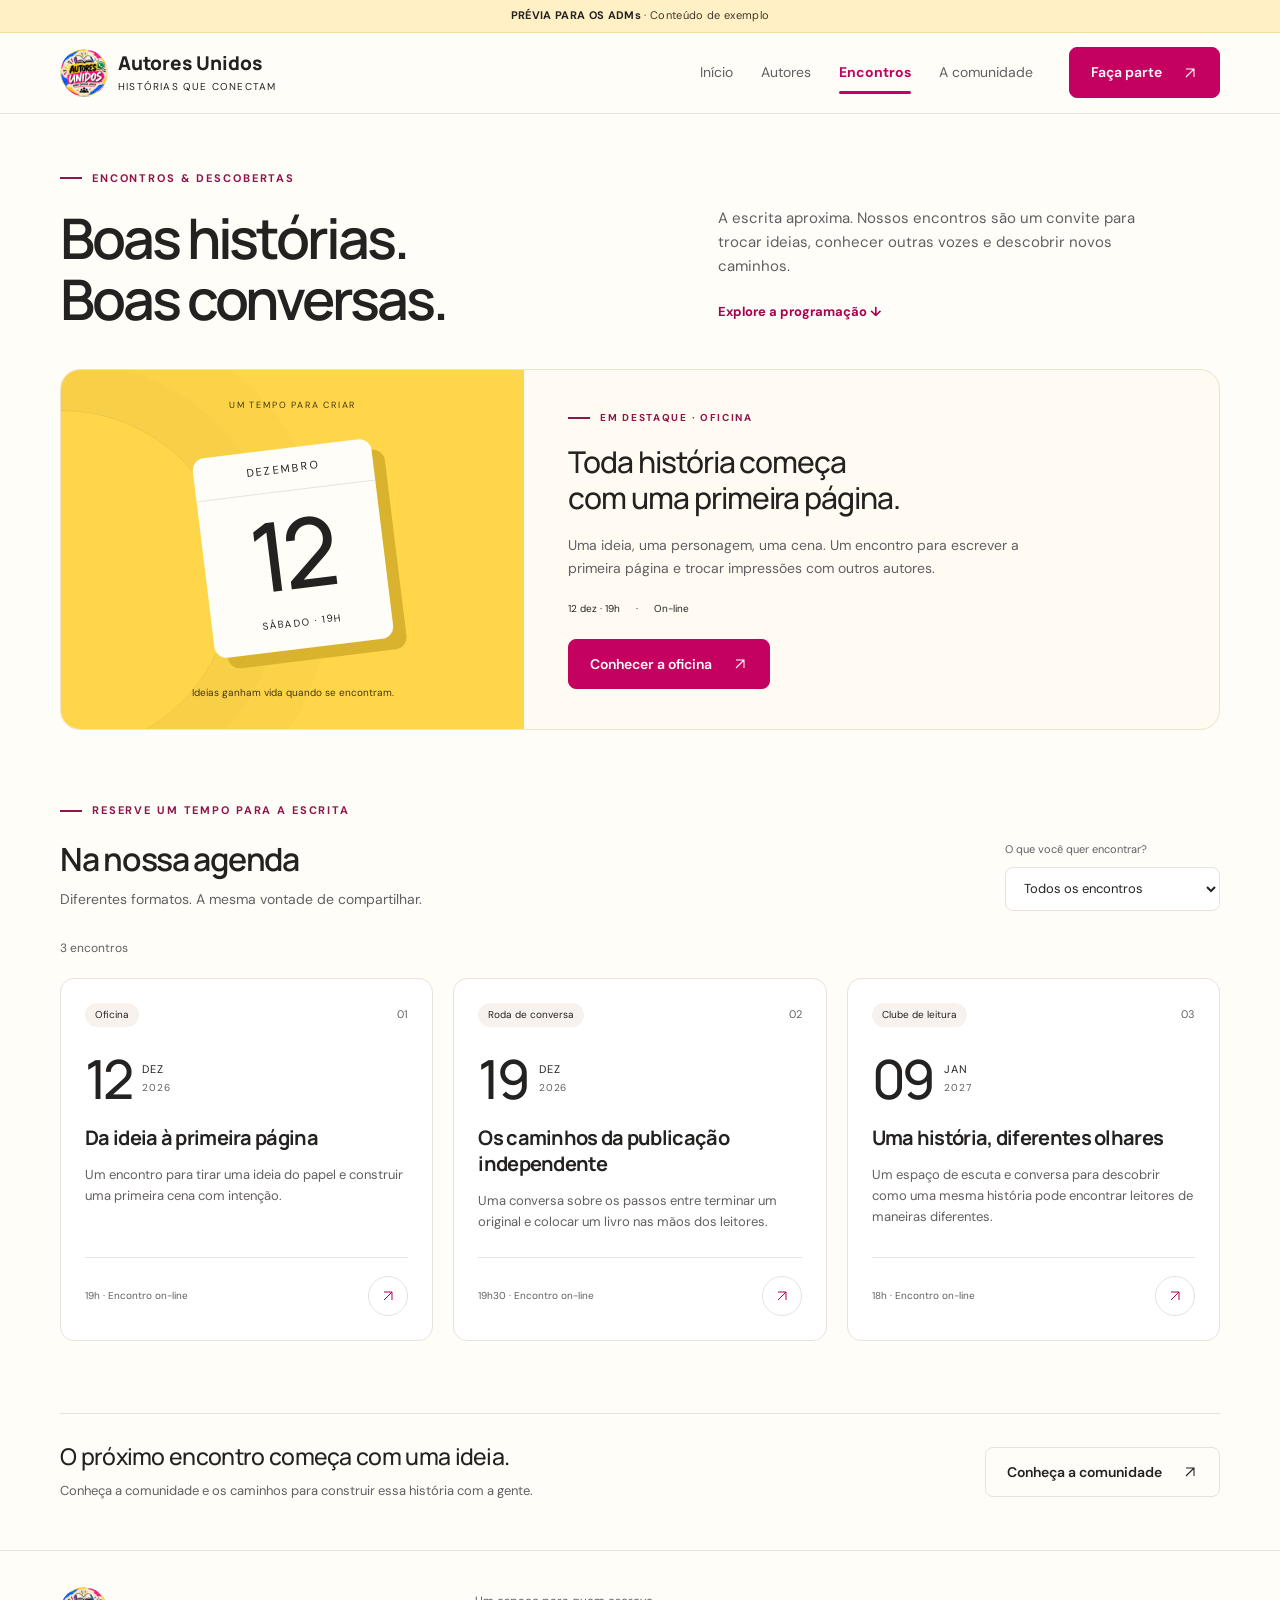
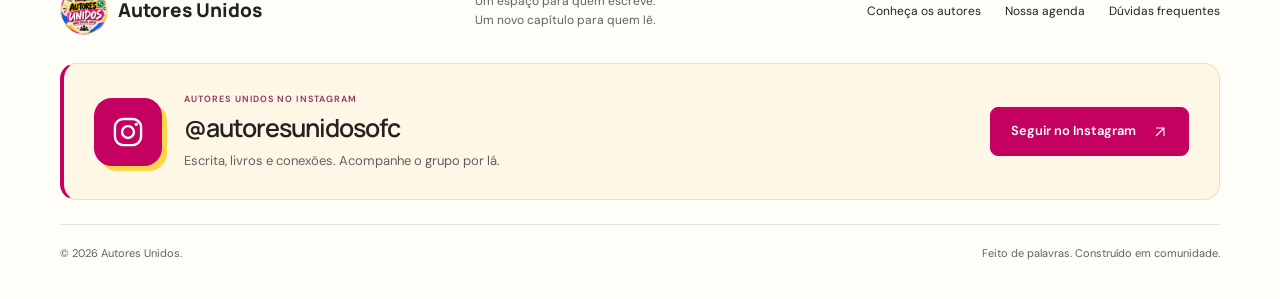
<file: encontros.html>
<!doctype html>
<html lang="pt-BR"><head><meta charset="utf-8"><meta name="viewport" content="width=device-width,initial-scale=1"><meta name="theme-color" content="#c40060"><meta name="description" content="Conheça a proposta do Autores Unidos: uma comunidade para descobrir escritores, compartilhar histórias e crescer juntos."><title>Nossa agenda · Autores Unidos</title><link rel="stylesheet" href="styles.css?v=20261111-buttons-v14"><script src="app.js?v=20261111-buttons-v14" defer></script></head><body data-page="events"><div data-header></div><main id="conteudo">
<div class="wrap"><section class="subpage-intro"><div><div class="eyebrow">Encontros & descobertas</div><h1>Boas histórias.<br>Boas conversas.</h1></div><div class="intro-aside"><p>A escrita aproxima. Nossos encontros são um convite para trocar ideias, conhecer outras vozes e descobrir novos caminhos.</p><a class="text-link" href="#agenda">Explore a programação <span aria-hidden="true">↓</span></a></div></section>
<section class="featured-event" aria-labelledby="featured-title"><div class="featured-visual" aria-hidden="true"><span class="visual-label">UM TEMPO PARA CRIAR</span><div class="calendar-art"><span>DEZEMBRO</span><strong>12</strong><small>SÁBADO · 19H</small></div><span class="visual-caption">Ideias ganham vida quando se encontram.</span></div><div class="featured-copy"><div class="eyebrow">Em destaque · Oficina</div><h2 id="featured-title">Toda história começa<br>com uma primeira página.</h2><p>Uma ideia, uma personagem, uma cena. Um encontro para escrever a primeira página e trocar impressões com outros autores.</p><div class="featured-meta"><span>12 dez · 19h</span><span>On-line</span></div><button class="button" data-event="oficina">Conhecer a oficina <span aria-hidden="true">↗</span></button></div></section>
<section class="section agenda-section" id="agenda" aria-labelledby="agenda-title"><div class="section-head"><div><div class="eyebrow">Reserve um tempo para a escrita</div><h2 id="agenda-title">Na nossa agenda</h2><p>Diferentes formatos. A mesma vontade de compartilhar.</p></div><div class="agenda-filter"><label for="event-type">O que você quer encontrar?</label><select id="event-type"><option value="">Todos os encontros</option><option>Oficina</option><option>Roda de conversa</option><option>Clube de leitura</option></select></div></div><p class="results" id="event-count" role="status">3 encontros</p><div class="meeting-grid" data-events="3"></div></section>
<section class="quiet-cta"><div><h2>O próximo encontro começa com uma ideia.</h2><p>Conheça a comunidade e os caminhos para construir essa história com a gente.</p></div><a class="button light" href="participar.html?v=14">Conheça a comunidade <span aria-hidden="true">↗</span></a></section></div></main><div data-footer></div></body></html>
</file>
<file: styles.css>
@import url('https://fonts.googleapis.com/css2?family=DM+Sans:wght@400;500;600;700&family=Manrope:wght@400;500;600;700;800&display=swap');
:root{--paper:#fffdf8;--white:#fff;--ink:#242221;--muted:#635e62;--accent:#a90050;--yellow:#ffd64a;--line:#e8e2df;--pink:#c40060;--soft:#f7f2ee;--radius:16px}*{box-sizing:border-box}body{margin:0;background:var(--paper);color:var(--ink);font-family:'DM Sans',sans-serif;line-height:1.6}h1,h2,h3,p{margin:0}h1,h2,h3,.brand{font-family:Manrope,sans-serif}a{color:inherit;text-decoration:none}button,input,select{font:inherit}button,a,input,select,summary{outline-offset:5px}button{cursor:pointer}button:focus-visible,a:focus-visible,input:focus-visible,select:focus-visible,summary:focus-visible{outline:3px solid var(--pink)}.wrap{width:min(1160px,calc(100% - 64px));margin:auto}.notice{background:var(--accent);color:white;text-align:center;padding:8px 16px;font-size:12px;letter-spacing:.03em}.notice b{color:var(--yellow)}header{border-bottom:1px solid var(--line);background:var(--paper);position:sticky;top:0;z-index:10}.nav{height:86px;display:flex;align-items:center;gap:36px}.brand{font-size:19px;font-weight:800;display:inline-flex;align-items:center;gap:10px;line-height:1.15}.brand svg{width:36px;height:36px;flex-shrink:0}.brand small{display:block;font:10px 'DM Sans',sans-serif;letter-spacing:.17em;margin-top:5px;text-transform:uppercase}.nav nav{display:flex;gap:28px;margin-left:auto;align-items:center}.nav nav a{font-size:14px;color:var(--muted)}.nav nav a[aria-current=page]{color:var(--accent);font-weight:700}.button{display:inline-flex;align-items:center;justify-content:center;gap:20px;background:var(--accent);color:#fff;border:1px solid var(--accent);border-radius:8px;padding:13px 21px;font-size:14px;font-weight:600;min-height:48px;transition:background .18s,transform .18s}.button:hover{background:#a30050;transform:translateY(-2px)}.button.light{background:transparent;color:var(--ink);border-color:var(--line)}.button.light:hover{background:var(--soft)}.button.lime{background:var(--yellow);border-color:var(--yellow);color:var(--accent)}.menu{display:none;background:none;border:1px solid var(--line);border-radius:8px;padding:9px 13px;margin-left:auto}.eyebrow{font-size:11px;letter-spacing:.17em;text-transform:uppercase;font-weight:700;color:var(--accent);display:flex;align-items:center;gap:10px;margin-bottom:20px}.eyebrow:before{content:'';width:22px;height:2px;background:currentColor}h1{font-size:clamp(38px,5.3vw,66px);line-height:1.09;letter-spacing:-.055em;font-weight:600}h1 em{font-style:normal;color:var(--accent)}.hero{display:grid;grid-template-columns:1.05fr 1fr;gap:60px;align-items:center;padding:70px 0}.hero p{color:var(--muted);font-size:16px;max-width:440px;margin:24px 0 28px}.actions{display:flex;gap:12px;flex-wrap:wrap}.hero-foot{display:flex;align-items:center;gap:12px;margin-top:30px;font-size:12px;color:var(--muted)}.dots{display:flex;padding-left:5px}.dots i{width:28px;height:28px;display:grid;place-items:center;font-style:normal;background:var(--accent);color:#fff;border:2px solid var(--paper);border-radius:50%;margin-left:-5px;font-size:9px}.dots i:nth-child(2){background:var(--pink)}.dots i:nth-child(3){background:#a90050}.studio{background:#fff1c8;min-height:450px;border-radius:100px 16px 16px 16px;padding:36px 30px 22px;position:relative;display:flex;flex-direction:column;justify-content:space-between}.studio-top{display:flex;justify-content:flex-end;color:var(--accent);font-size:10px;text-transform:uppercase;letter-spacing:.16em}.book-scene{display:flex;align-items:center;justify-content:center;gap:12px;padding:40px 12px 28px;position:relative;border-bottom:12px solid #e9bd37}.book{aspect-ratio:2/3;width:140px;border-radius:2px 6px 6px 2px;box-shadow:inset 6px 0 0 #ffffff20,6px 10px 15px #17285620;display:flex;flex-direction:column;justify-content:space-between;padding:18px 14px;background:var(--accent);color:#f7f0d9;position:relative;overflow:hidden}.book small{font-size:7px;letter-spacing:.12em;text-transform:uppercase;position:relative;z-index:1}.book strong{font-family:Georgia,serif;font-weight:400;line-height:1.12;font-size:25px;position:relative;z-index:1}.book:after{content:'';width:130px;height:130px;border:1px solid #ffffff40;border-radius:50%;position:absolute;bottom:-25px;right:-40px;box-shadow:0 0 0 16px #ffffff0a,0 0 0 32px #ffffff0a}.book:nth-child(1){transform:rotate(-9deg) translateY(12px);background:#b45435}.book:nth-child(2){transform:translateY(-10px);z-index:1}.book:nth-child(3){transform:rotate(9deg) translateY(12px);background:#d5b56b;color:#352f23}.book-scene .book{width:30%;min-width:0}.studio-bottom{display:flex;align-items:center;justify-content:space-between;padding-top:24px;font-size:12px;color:var(--accent);gap:16px}.studio-bottom strong{font-family:Manrope;font-size:20px;font-weight:500;line-height:1.3}.studio-bottom span{width:48px;height:48px;border:1px solid #dec778;border-radius:50%;display:grid;place-items:center;font-size:24px;flex:none}.values{border-top:1px solid var(--line);border-bottom:1px solid var(--line);display:grid;grid-template-columns:repeat(3,1fr);padding:26px 0;gap:32px}.value{display:flex;gap:18px;align-items:flex-start}.value .number{font-size:12px;color:var(--pink);padding-top:3px}.value h2{font-size:16px;margin-bottom:5px}.value p{font-size:13px;color:var(--muted)}.section{padding:72px 0}.section-head{display:flex;align-items:flex-end;justify-content:space-between;gap:20px;margin-bottom:28px}.section-head h2{font-size:32px;font-weight:600;letter-spacing:-.04em;line-height:1.2}.section-head p{color:var(--muted);font-size:14px;margin-top:10px}.text-link{font-size:13px;color:var(--accent);font-weight:700;white-space:nowrap}.text-link:hover{text-decoration:underline}.authors{display:grid;grid-template-columns:repeat(4,1fr);gap:20px}.author{background:var(--white);border:1px solid var(--line);border-radius:var(--radius);overflow:hidden}.portrait{height:164px;background:var(--soft);display:flex;align-items:center;justify-content:center;position:relative;overflow:hidden}.portrait .monogram{width:90px;height:90px;border:1px solid currentColor;border-radius:50%;display:grid;place-items:center;font-family:Georgia,serif;font-size:35px}.portrait:after{content:'';position:absolute;width:220px;height:220px;border:1px solid currentColor;opacity:.13;border-radius:50%;top:65px;left:-80px}.portrait small{position:absolute;top:12px;left:14px;font-size:9px;letter-spacing:.1em;text-transform:uppercase}.author-body{padding:20px}.author h3{font-size:16px}.author p{font-size:12px;color:var(--muted);margin:6px 0 18px}.tag{border:1px solid var(--line);border-radius:20px;font-size:10px;padding:3px 9px;display:inline-block}.author-bottom{display:flex;align-items:center;justify-content:space-between;gap:12px}.icon-button{border:1px solid var(--line);border-radius:50%;width:34px;height:34px;background:none;color:var(--accent);display:grid;place-items:center}.icon-button:hover{background:var(--yellow)}.agenda-bg{background:#faf5ee;border-block:1px solid var(--line)}.event{display:grid;grid-template-columns:70px 1fr auto;gap:28px;align-items:center;padding:24px 0;border-top:1px solid #e8e2df}.date{border:1px solid #e8dfd5;border-radius:10px;text-align:center;padding:10px 0;color:var(--accent)}.date strong{font:600 28px Manrope;display:block;line-height:1.2}.date span{font-size:10px;text-transform:uppercase;letter-spacing:.1em}.event h3{font-size:18px;font-weight:600;margin:7px 0}.event p{font-size:12px;color:var(--muted)}.event .tag{background:var(--paper)}.event>button{font-size:13px}.community{display:grid;grid-template-columns:.8fr 1fr;gap:80px;align-items:start}.community h2{font-size:38px;font-weight:500;line-height:1.15;letter-spacing:-.04em;margin-bottom:20px}.community p{color:var(--muted);font-size:14px}.steps{list-style:none;padding:0;margin:0}.steps li{display:flex;gap:22px;padding:20px 0;border-top:1px solid var(--line)}.steps b{color:var(--pink);font-size:13px}.steps h3{font-size:17px;margin-bottom:6px}.cta-panel{background:var(--accent);border-radius:20px;padding:46px;display:flex;align-items:center;justify-content:space-between;gap:28px;color:#fff;margin-bottom:72px}.cta-panel h2{font-size:30px;font-weight:500;letter-spacing:-.04em;line-height:1.2}.cta-panel p{font-size:14px;color:#e2eaff;margin-top:12px;max-width:500px}.cta-panel .button{flex:none}footer{border-top:1px solid var(--line);padding:36px 0}.footer-top{display:flex;align-items:center;justify-content:space-between;gap:24px}.footer-top p{font-size:12px;color:var(--muted);max-width:260px}.footer-links{display:flex;gap:24px;font-size:12px}.footer-bottom{border-top:1px solid var(--line);margin-top:28px;padding-top:20px;display:flex;justify-content:space-between;gap:16px;font-size:11px;color:var(--muted)}.page-head{padding:60px 0 34px;max-width:760px}.page-head h1{font-size:46px}.page-head p{color:var(--muted);margin-top:18px}.toolbar{display:flex;gap:12px;flex-wrap:wrap;margin-bottom:24px}.toolbar label{flex:1;min-width:180px}.toolbar input,.toolbar select{width:100%;min-height:48px;padding:12px 16px;border:1px solid var(--line);background:white;border-radius:8px;color:var(--ink)}.toolbar select{width:auto;min-width:160px}.sr-only{position:absolute;width:1px;height:1px;padding:0;overflow:hidden;clip:rect(0,0,0,0);white-space:nowrap;border:0}.results{font-size:12px;color:var(--muted);margin-bottom:20px}.empty{padding:40px;border:1px dashed var(--line);border-radius:12px;text-align:center;grid-column:1/-1}.participation{display:grid;grid-template-columns:1fr 1fr;gap:60px;padding-bottom:72px}.form-box{background:white;padding:32px;border:1px solid var(--line);border-radius:16px}.form-box h2{font-size:22px;margin-bottom:12px}.form-box p{font-size:13px;color:var(--muted);margin-bottom:24px}.field{display:block;margin:18px 0;font-size:13px;font-weight:600}.field input,.field select{display:block;width:100%;margin-top:8px;padding:12px;border:1px solid var(--line);border-radius:8px;min-height:48px;background:white;color:var(--ink)}.check{font-size:12px;display:flex;gap:10px;align-items:flex-start;margin:20px 0;color:var(--muted)}.check input{margin-top:4px}.form-box .button{width:100%}.success{border-left:3px solid var(--accent);background:var(--soft);padding:18px;margin-top:20px;font-size:14px}details{border-top:1px solid var(--line);padding:20px 0}summary{cursor:pointer;font-weight:600;font-size:14px}details p{margin-top:12px!important}.faq{margin-top:32px}.faq h2{margin-bottom:20px}dialog{border:1px solid var(--line);border-radius:18px;padding:0;width:min(560px,calc(100% - 32px));max-height:85dvh;color:var(--ink);background:var(--paper)}dialog::backdrop{background:#111d38c4;backdrop-filter:blur(4px)}.modal-head{display:flex;justify-content:space-between;align-items:center;padding:18px 24px;border-bottom:1px solid var(--line)}.modal-head p{font-size:11px;letter-spacing:.1em;text-transform:uppercase;color:var(--muted)}.modal-body{padding:28px}.modal-body h2{font-size:28px;letter-spacing:-.04em;line-height:1.2;margin:16px 0}.modal-body p{font-size:14px;color:var(--muted);margin:12px 0}.modal-body h3{font-size:16px;margin:24px 0 10px}.modal-body ul{padding-left:20px;font-size:14px;color:var(--muted)}.modal-body .book{width:110px;margin:16px 0}.modal-body .button{margin-top:12px}.demo-note{font-size:11px!important;background:#fff1c8;padding:12px;border-radius:6px;color:var(--accent)!important}.skip{position:fixed;top:-60px;left:12px;z-index:100;background:white;padding:10px}.skip:focus{top:10px}.catalogue{padding-bottom:72px}
@media(min-width:1500px){.hero{padding-block:90px}}@media(max-width:1000px){.hero{gap:30px}.studio{min-height:400px;padding:26px 20px}.book strong{font-size:20px}.authors{grid-template-columns:repeat(2,1fr)}.community{gap:40px}.nav{gap:20px}.nav nav{gap:18px}.nav>.button{padding-inline:14px}}@media(max-width:760px){.wrap{width:calc(100% - 40px)}.nav{height:72px}.nav>.button{display:none}.menu{display:block}.nav nav{display:none;position:absolute;top:72px;left:0;right:0;background:var(--paper);border-bottom:1px solid var(--line);padding:20px;flex-direction:column;align-items:stretch;gap:0}.nav nav.open{display:flex}.nav nav a{padding:12px}.hero{grid-template-columns:1fr;padding:42px 0;gap:34px}h1{max-width:540px}.hero p{max-width:100%}.studio{min-height:360px;border-radius:60px 12px 12px}.book-scene{max-width:420px;width:100%;margin:auto}.book strong{font-size:25px}.values{grid-template-columns:1fr;gap:22px}.value p{max-width:420px}.section{padding:46px 0}.section-head h2{font-size:28px}.section-head{align-items:start}.event{grid-template-columns:60px 1fr;gap:18px}.event>button{grid-column:2;justify-self:start;padding:8px 14px;min-height:44px}.community,.participation{grid-template-columns:1fr;gap:30px}.community h2{font-size:32px}.cta-panel{padding:28px;flex-direction:column;align-items:flex-start;margin-bottom:46px}.footer-top{flex-wrap:wrap}.footer-links{width:100%;flex-wrap:wrap}.footer-bottom{flex-direction:column}.page-head{padding-top:40px}.page-head h1{font-size:38px}.participation{padding-bottom:46px}.form-box{padding:24px}}@media(max-width:400px){.wrap{width:calc(100% - 32px)}.authors{grid-template-columns:1fr}.section-head{flex-direction:column;gap:12px}.book strong{font-size:20px}.studio{min-height:330px}.studio-bottom strong{font-size:18px}.studio-top{font-size:9px}.actions .button{width:100%}.toolbar select{width:100%}.brand{font-size:17px}.notice{font-size:10px}.cta-panel h2{font-size:26px}}@media(prefers-reduced-motion:reduce){*,*:before,*:after{scroll-behavior:auto!important;transition:none!important}}

/* Portraits are illustrative stock photographs for the presentation. */
.portrait{height:210px}.portrait img{position:absolute;inset:0;width:100%;height:100%;object-fit:cover;object-position:center top;display:block}.portrait img[hidden]{display:none}.portrait:after{display:none}.portrait small{z-index:1;background:#ffffffed;padding:4px 8px;border-radius:4px;color:var(--accent)}.profile-portrait{height:240px;overflow:hidden;border-radius:10px;margin-bottom:22px;background:var(--soft)}.profile-portrait img{display:block;width:100%;height:100%;object-fit:cover;object-position:center top}@media(max-width:400px){.portrait{height:240px}}

/* Homepage carousel keeps the catalogue unchanged. */
.carousel-viewport{overflow:hidden;border-radius:var(--radius)}.home-carousel .authors{display:flex;gap:20px;transition:transform .55s ease;will-change:transform}.home-carousel .author{flex:0 0 calc((100% - 60px)/4);min-width:0}.carousel-controls{display:flex;justify-content:space-between;align-items:center;gap:16px;margin-top:22px}.carousel-count{font-size:11px;letter-spacing:.12em;color:var(--muted);font-variant-numeric:tabular-nums}.carousel-buttons{display:flex;gap:10px;align-items:center}.carousel-button,.carousel-pause{border:1px solid var(--line);background:transparent;color:var(--accent);border-radius:8px;min-height:44px}.carousel-button{width:44px;display:grid;place-items:center}.carousel-button svg{width:18px;height:18px;fill:none;stroke:currentColor;stroke-width:1.6;stroke-linecap:round;stroke-linejoin:round}.carousel-pause{font-size:11px;padding:0 12px}.carousel-button:hover,.carousel-pause:hover{background:var(--soft)}@media(max-width:1000px){.home-carousel .author{flex-basis:calc((100% - 20px)/2)}}@media(max-width:400px){.home-carousel .author{flex-basis:100%}.carousel-controls{gap:8px}.carousel-buttons{gap:6px}.carousel-pause{padding-inline:8px}.carousel-count{font-size:10px}}[id]{scroll-margin-top:100px}
/* Editorial layouts for agenda and community. */
.subpage-intro{display:grid;grid-template-columns:1.15fr 1fr;gap:80px;align-items:end;padding:56px 0 40px}.subpage-intro h1{font-size:clamp(38px,4.6vw,56px)}.intro-aside{padding-bottom:6px}.intro-aside p{font-size:15px;color:var(--muted);max-width:420px;margin-bottom:20px}.featured-event{display:grid;grid-template-columns:.8fr 1.2fr;background:#faf5ee;border:1px solid var(--line);border-radius:20px;overflow:hidden}.featured-visual{background:var(--accent);color:var(--yellow);padding:28px;display:flex;align-items:center;flex-direction:column;justify-content:space-between;gap:24px;position:relative;overflow:hidden}.visual-label{font-size:9px;letter-spacing:.2em;z-index:1}.calendar-art{width:180px;background:var(--paper);color:var(--accent);border-radius:12px;box-shadow:12px 12px 0 #d6ad35;transform:rotate(-7deg);text-align:center;padding-bottom:18px;z-index:1}.calendar-art>span{display:block;border-bottom:1px solid var(--line);padding:12px;font-size:11px;letter-spacing:.2em}.calendar-art strong{font:500 96px/1.3 Manrope;letter-spacing:-.07em;padding-right:5px}.calendar-art small{display:block;font-size:10px;letter-spacing:.12em}.visual-caption{font-size:10px;color:#fbeaf1;z-index:1}.featured-visual:after{content:'';position:absolute;width:340px;height:340px;border:1px solid #ffffff1f;border-radius:50%;left:-170px;top:40px;box-shadow:0 0 0 50px #ffffff05,0 0 0 100px #ffffff05}.featured-copy{padding:40px 44px}.featured-copy .eyebrow{font-size:10px;margin-bottom:18px}.featured-copy h2{font-size:30px;line-height:1.2;font-weight:500;letter-spacing:-.035em}.featured-copy>p{font-size:14px;color:var(--muted);margin-top:18px;max-width:460px}.featured-meta{display:flex;flex-wrap:wrap;gap:8px 16px;margin:22px 0;font-size:10px;color:var(--accent)}.featured-meta span+span:before{content:'·';margin-right:16px}.agenda-filter{display:flex;flex-direction:column;gap:8px;min-width:215px}.agenda-filter label{font-size:11px;color:var(--muted)}.agenda-filter select{min-height:44px;border:1px solid var(--line);border-radius:8px;padding:10px 14px;background:white;color:var(--ink);font-size:13px}.meeting-grid{display:grid;grid-template-columns:repeat(3,1fr);gap:20px}.meeting-card{background:white;border:1px solid var(--line);border-radius:14px;padding:24px;display:flex;flex-direction:column;min-width:0}.meeting-top{display:flex;align-items:center;justify-content:space-between;gap:12px}.meeting-index{font-size:11px;color:#6b6268}.meeting-card .tag{background:var(--soft);border-color:transparent;font-size:10px}.meeting-date{display:flex;gap:12px;align-items:center;margin:24px 0 20px;color:var(--accent)}.meeting-date>strong{font:500 54px/1 Manrope;letter-spacing:-.07em}.meeting-date>span{font-size:11px;line-height:1.3;letter-spacing:.08em}.meeting-date small{display:block;font-size:10px;color:var(--muted);margin-top:5px}.meeting-card h3{font-size:20px;line-height:1.3;letter-spacing:-.035em;margin-bottom:14px}.meeting-card>p{font-size:13px;color:var(--muted);margin-bottom:24px}.meeting-bottom{margin-top:auto;padding-top:18px;border-top:1px solid var(--line);display:flex;align-items:center;gap:12px;justify-content:space-between}.meeting-bottom>span{font-size:10px;color:var(--muted)}.meeting-bottom .icon-button{width:40px;height:40px;flex:none}.meeting-bottom svg{width:16px;height:16px;fill:none;stroke:currentColor;stroke-width:1.5}.agenda-disclaimer{font-size:11px;color:var(--muted);margin-top:18px}.quiet-cta{padding:28px 0 48px;display:flex;gap:28px;align-items:center;justify-content:space-between;border-top:1px solid var(--line)}.quiet-cta h2{font-size:23px;line-height:1.3;font-weight:500;letter-spacing:-.03em}.quiet-cta p{font-size:13px;color:var(--muted);margin-top:10px}.quiet-cta .button{flex:none}.community-intro{display:grid;grid-template-columns:1.15fr 1fr;gap:64px;padding:56px 0 48px;align-items:center}.community-intro h1{font-size:clamp(36px,4.4vw,54px)}.community-intro>div>p{font-size:15px;color:var(--muted);margin:22px 0 26px;max-width:475px}.community-intro .actions{align-items:center;gap:22px}.community-board{background:#fff2c9;border-radius:16px;padding:28px;color:var(--accent)}.board-top{display:flex;align-items:center;justify-content:space-between;gap:16px;font-size:8px;letter-spacing:.13em;border-bottom:1px solid #e8d99d;padding-bottom:20px}.board-words{display:flex;flex-direction:column;font:500 clamp(25px,3vw,38px)/1.3 Manrope;letter-spacing:-.055em;padding:24px 0}.board-words>span:nth-child(2){color:#a90050}.board-words em{font:italic 1.1em Georgia;color:var(--pink)}.board-bottom{border-top:1px solid #e8d99d;padding-top:18px;display:flex;gap:16px;align-items:center}.board-bottom p{font-size:11px;line-height:1.5}.board-avatars{display:flex;padding-left:6px;flex:none}.board-avatars img{border-radius:50%;border:2px solid #fff2c9;object-fit:cover;margin-left:-6px}.community-benefits{border-block:1px solid var(--line);padding:30px 0;display:grid;grid-template-columns:repeat(3,1fr);gap:32px}.benefit-index{font-size:9px;letter-spacing:.12em;color:var(--pink)}.community-benefits h2{font-size:19px;font-weight:600;line-height:1.3;letter-spacing:-.03em;margin:14px 0 12px;max-width:260px}.community-benefits p{font-size:13px;color:var(--muted);max-width:310px}.join-layout{padding:64px 0;display:grid;grid-template-columns:1fr 1fr;gap:80px;align-items:start}.join-intro{padding-top:20px}.join-intro h2{font-size:36px;font-weight:500;letter-spacing:-.045em;line-height:1.2}.join-intro>p{font-size:14px;color:var(--muted);margin:20px 0 28px;max-width:420px}.join-checklist{padding:0;margin:0 0 28px;list-style:none;display:grid;gap:20px}.join-checklist li{display:flex;gap:14px;align-items:flex-start}.join-checklist li>span{width:28px;height:28px;border-radius:50%;background:var(--soft);display:grid;place-items:center;font-size:11px;color:var(--accent);flex:none}.join-checklist strong{font-size:13px}.join-checklist p{font-size:12px;color:var(--muted);margin-top:4px}.join-layout .form-box{padding:28px}.join-layout .form-box>p{margin-bottom:16px}.join-layout .field{margin:16px 0;font-size:12px}.join-layout .field input,.join-layout .field select{font-size:13px}.community-faq{padding:40px 0 64px;border-top:1px solid var(--line);display:grid;grid-template-columns:1fr 1.4fr;gap:80px}.community-faq h2{font-size:30px;font-weight:500;line-height:1.2;letter-spacing:-.04em}.community-faq>div>p{font-size:13px;color:var(--muted);margin-top:18px}.community-faq details:first-child{border-top:0;padding-top:0}.community-faq details p{font-size:13px;color:var(--muted)}.community-faq summary{font-size:13px}
/* Vector arrows avoid missing-glyph boxes on different operating systems. */
.button span[aria-hidden=true]{font-size:0;display:inline-block;width:16px;height:16px;flex:none;background:currentColor;mask:url("data:image/svg+xml,%3Csvg xmlns='http://www.w3.org/2000/svg' viewBox='0 0 24 24'%3E%3Cpath d='M6 18 18 6M6 6h12v12' fill='none' stroke='black' stroke-width='1.6'/%3E%3C/svg%3E") center/contain no-repeat}
@media(max-width:1000px){.subpage-intro{gap:40px}.featured-copy{padding:32px}.meeting-card{padding:20px}.meeting-card h3{font-size:18px}.community-intro{gap:36px}.join-layout,.community-faq{gap:40px}.board-top{font-size:7px}.board-words{font-size:32px}}
@media(max-width:760px){.subpage-intro{grid-template-columns:1fr;gap:20px;padding:36px 0 28px}.subpage-intro h1{font-size:40px}.intro-aside p{max-width:560px;font-size:14px}.featured-event{grid-template-columns:1fr}.featured-visual{min-height:290px;padding:24px}.calendar-art{width:150px}.calendar-art strong{font-size:76px}.calendar-art>span{padding:8px}.featured-copy{padding:28px}.featured-copy h2{font-size:27px}.meeting-grid{grid-template-columns:1fr}.meeting-card{padding:24px}.meeting-card h3{font-size:22px}.meeting-date{margin-block:20px 16px}.agenda-section .section-head{flex-direction:column;align-items:stretch}.agenda-filter{max-width:100%}.quiet-cta{flex-direction:column;align-items:flex-start;padding-bottom:36px}.quiet-cta h2{font-size:22px}.community-intro{grid-template-columns:1fr;padding:36px 0;gap:30px}.community-intro h1{font-size:38px}.community-board{padding:24px}.board-words{font-size:37px}.community-benefits{grid-template-columns:1fr;gap:24px;padding-block:28px}.community-benefits h2,.community-benefits p{max-width:none}.community-benefits h2{margin-block:10px}.join-layout{grid-template-columns:1fr;padding:40px 0;gap:28px}.join-intro{padding:0}.join-intro h2{font-size:31px}.join-layout .form-box{padding:24px}.community-faq{grid-template-columns:1fr;gap:30px;padding-bottom:40px}.community-faq h2 br{display:none}.board-top{font-size:8px}}
@media(max-width:400px){.community-intro h1,.subpage-intro h1{font-size:34px}.community-intro .actions{align-items:flex-start;flex-direction:column;gap:16px}.board-top{flex-direction:column;align-items:flex-start;gap:8px}.board-words{font-size:32px}.featured-copy{padding:24px}.featured-copy h2{font-size:24px}.featured-meta{gap:8px}.featured-meta span+span:before{margin-right:8px}.meeting-card h3{font-size:20px}.quiet-cta .button{width:100%;font-size:13px}}

/* Taller portrait frames preserve the face-focused source framing. */
.portrait{height:auto;aspect-ratio:1/1}.profile-portrait{height:320px}.profile-portrait img{object-fit:contain;background:var(--soft)}@media(max-width:400px){.portrait{height:auto;aspect-ratio:1/1}}
/* Autores Unidos identity: pink and yellow lead; blue is a minor detail of the original mark. */
.brand-logo{width:48px;height:48px;object-fit:contain;border-radius:50%;flex:none}.nav{height:80px}.button{background:var(--pink);border-color:var(--pink)}.button:hover{background:#a30050;border-color:#a30050}.button.light{background:transparent;border-color:var(--line);color:var(--ink)}.button.light:hover{background:var(--soft);border-color:var(--line)}.button.lime{background:var(--yellow);border-color:var(--yellow);color:#242221}.button.lime:hover{background:#ffcc22;border-color:#ffcc22}.notice{background:#fff1c5}.notice b{color:#242221}.nav nav a[aria-current=page]{position:relative;color:var(--accent)}.nav nav a[aria-current=page]:after{content:'';height:3px;width:20px;background:var(--pink);position:absolute;left:0;bottom:-10px;border-radius:2px}.nav nav a:hover,.text-link:hover{color:var(--pink)}.brand small{letter-spacing:.12em}.home-hero{padding:56px 0;gap:48px}.home-hero h1{font-size:clamp(40px,4.5vw,60px);font-weight:600;line-height:1.1}.home-hero h1 em{color:var(--pink)}.home-hero p{margin:22px 0 26px;max-width:440px;font-size:15px}.home-hero .studio{background:#fff0bb;border-radius:20px;min-height:430px;padding:28px}.studio-top{justify-content:space-between;gap:20px;font-size:8px;letter-spacing:.13em}.studio-bottom{border-top:1px solid #ead599;color:var(--ink);padding-top:20px}.studio-bottom>span{color:var(--pink);border-color:#e0c773}.book-scene{padding-top:36px;padding-bottom:28px;border-bottom:10px solid #e8c04d;gap:12px}.book-scene .book:nth-child(1){background:#a90050;color:white}.book-scene .book:nth-child(2){background:#c40060;color:white}.book-scene .book:nth-child(3){background:#ffd64a;color:#242221}.home-avatars{display:flex;padding-left:6px}.home-avatars img{object-fit:cover;border-radius:50%;border:2px solid var(--paper);margin-left:-6px}.hero-foot{gap:12px;margin-top:26px}.home-values{background:white;border:1px solid var(--line);border-radius:12px;padding:24px;gap:24px}.home-values .number{background:#fff0f6;color:var(--pink);border-radius:6px;padding:6px;font-size:10px}.home-values .value{gap:12px}.home-values h2{font-size:14px}.home-values p{font-size:12px}.home-agenda{display:grid;grid-template-columns:1fr 1fr;gap:20px}.home-agenda .event{grid-template-columns:60px 1fr;background:white;border:1px solid var(--line);border-radius:14px;padding:24px;gap:16px}.home-agenda .event h3{font-size:18px;line-height:1.3;letter-spacing:-.03em}.home-agenda .event>button{grid-column:2;justify-self:start;min-height:40px;padding:8px 14px;font-size:11px}.home-agenda .date{align-self:start;background:#fff5ce;border:0;color:#242221}.home-agenda .tag{background:#fff0f6;border-color:transparent;color:var(--accent)}.home-about .steps li{border-top:0;padding:16px 0}.home-about .steps li+li{border-top:1px solid var(--line)}.home-about .steps b{background:#fff0f6;width:32px;height:32px;display:grid;place-items:center;flex:none;border-radius:8px;font-size:10px}.home-about .steps h3{font-size:16px}.home-about h2{font-size:36px}.author{transition:border-color .2s,box-shadow .2s}.author:hover{border-color:#e0b4c7;box-shadow:0 8px 26px #24222109}.author-body{padding:18px}.author-title{display:flex;align-items:center;justify-content:space-between;gap:8px}.author-title h3{font-size:15px;line-height:1.3}.author-title .tag{font-size:9px;padding:3px 7px;white-space:nowrap;flex:none;background:#fff0f6;border-color:transparent;color:var(--accent)}.author p.author-city{font-size:11px;margin:8px 0 16px}.profile-note{font-size:9px;color:var(--muted);letter-spacing:.04em}.authors-intro{display:grid;grid-template-columns:1.3fr 1fr;align-items:center;gap:70px;padding:52px 0 38px}.authors-intro h1{font-size:clamp(36px,4.2vw,52px);line-height:1.13}.authors-intro p{font-size:14px;color:var(--muted);max-width:520px;margin-top:20px}.authors-invitation{border-left:3px solid var(--yellow);padding:10px 0 10px 30px}.authors-invitation>span{display:block;font-size:9px;color:var(--accent);letter-spacing:.15em;margin-bottom:16px}.authors-invitation strong{font:500 28px/1.3 Manrope;letter-spacing:-.04em;display:block;margin-bottom:20px}.authors-invitation a{font-size:11px}.discovery-search{padding:26px 28px;background:#a90050;color:white;border-radius:14px}.discovery-search h2{font-size:21px;font-weight:500;letter-spacing:-.025em}.discovery-search p{font-size:12px;color:#635e62;margin-top:7px}.discovery-search .toolbar{margin:20px 0 0;gap:12px;flex-wrap:nowrap}.discovery-search input{min-height:50px;font-size:13px}.discovery-search select{font-size:13px;min-height:50px;width:210px}.discovery-search input::placeholder{color:#6b6268}.catalogue-heading{display:flex;justify-content:space-between;align-items:center;gap:20px;margin:24px 0}.catalogue-heading .results{margin:0}.clear-filters{background:none;border:0;color:var(--accent);font-size:12px;text-decoration:underline;text-underline-offset:3px;padding:8px 0}.clear-filters:hover{color:var(--pink)}.catalogue-grid{grid-template-columns:repeat(3,minmax(0,1fr));gap:24px}.catalog-author .author-body{padding:22px;display:flex;flex-direction:column;flex:1}.catalog-author{display:flex;flex-direction:column}.catalog-author .author-title h3{font-size:18px}.catalog-author .portrait{flex:none}.catalog-author p.author-bio{font-size:12px;line-height:1.6;color:var(--muted);margin:0 0 20px}.author-book{border-top:1px solid var(--line);padding-top:16px;margin-top:auto;margin-bottom:20px}.author-book small{font-size:9px;color:var(--muted);display:block;margin-bottom:5px}.author-book strong{font-size:12px;font-weight:500}.catalog-author .author-bottom{border-top:1px solid var(--line);padding-top:14px}.profile-button{display:inline-flex;align-items:center;gap:12px;border:0;background:none;color:var(--accent);font-size:11px;font-weight:600;padding:8px 0}.profile-button:hover{color:var(--pink)}.profile-button span{font-family:Arial,sans-serif}.catalogue .empty h3{font-size:20px;font-weight:500}.catalogue .empty p{font-size:13px;color:var(--muted);margin-top:10px}.community-board{color:var(--ink)}.board-words>span:nth-child(2){color:var(--accent)}.board-words em{color:var(--pink)}.board-top,.board-bottom{border-color:#e2d59d}.board-avatars img{border-color:#fff2c9}.board-bottom p{color:var(--muted)}.calendar-art{color:var(--accent)}.featured-event{background:#fffbf2}.featured-visual{background:#a90050}.date{color:var(--accent)}.cta-panel{background:#a90050}.cta-panel p{color:#fbeaf1}.success{background:#fff1f7}.demo-note{background:#fff4d2;color:#242221!important}.community-intro h1 em{color:var(--pink)}
@media(max-width:1000px){.home-hero{gap:28px}.home-hero .studio{padding:22px;min-height:400px}.home-values{padding:22px}.catalogue-grid{grid-template-columns:repeat(2,minmax(0,1fr))}.authors-intro{gap:36px}.authors-invitation strong{font-size:24px}.author-title{flex-wrap:wrap}.home-carousel .author-title .tag{font-size:9px}.studio-top{font-size:7px}.home-agenda .event{padding:20px}}
@media(max-width:760px){.nav{height:72px}.brand-logo{width:44px;height:44px}.nav nav a[aria-current=page]:after{left:12px;bottom:4px}.home-hero{padding:36px 0;gap:30px}.home-hero h1{font-size:40px}.home-hero .studio{min-height:360px;padding:24px}.studio-top{font-size:8px}.home-values{gap:20px}.home-values h2{font-size:16px}.home-values p{font-size:13px}.home-agenda{grid-template-columns:1fr}.home-about h2{font-size:32px}.authors-intro{grid-template-columns:1fr;padding:36px 0 28px;gap:24px}.authors-intro h1{font-size:38px}.authors-invitation{display:none}.discovery-search{padding:22px}.discovery-search .toolbar{flex-wrap:wrap}.discovery-search .toolbar label{flex-basis:100%}.discovery-search select{width:100%}.catalogue-grid{gap:18px}.catalog-author .author-body{padding:18px}.catalog-author .author-title h3{font-size:16px}.catalogue-heading{gap:12px}.catalogue-heading .results{font-size:10px}.clear-filters{font-size:11px;white-space:nowrap}.home-carousel .author-title{flex-direction:column;align-items:flex-start;gap:8px}.home-hero .hero-foot{font-size:11px}}
@media(max-width:500px){.catalogue-grid{grid-template-columns:1fr}.catalog-author .author-title{flex-wrap:nowrap}.catalog-author .author-title h3{font-size:18px}.catalog-author .author-body{padding:22px}.catalog-author .portrait{aspect-ratio:1/1}.home-hero h1{font-size:36px}.home-agenda .event{grid-template-columns:52px 1fr}.discovery-search h2{font-size:19px}.studio-bottom strong{font-size:19px}.authors-intro h1{font-size:34px}}

/* Revised brand balance: bright accents, warm neutrals and readable dark text. */
.notice{background:#fff1c5;color:#40342b;border-bottom:1px solid #f0dfa1}.notice b{color:#242221}.nav nav a[aria-current=page]{color:var(--pink)}.eyebrow{color:#8f154b}.text-link,.profile-button,.clear-filters,.icon-button{color:#a90050}.carousel-button,.carousel-pause{color:#6f1e43}.author-title .tag,.home-agenda .tag{background:#fff0f6;color:#98144d}.discovery-search{background:#ffe58a;color:#242221;border:1px solid #f3d578}.discovery-search p{color:#51463b}.discovery-search input,.discovery-search select{border-color:#e6ce86}.featured-visual{background:#ffd64a;color:#242221}.featured-visual:after{border-color:#24222116;box-shadow:0 0 0 50px #24222104,0 0 0 100px #24222104}.visual-label,.visual-caption{color:#443619}.calendar-art{color:#242221;box-shadow:12px 12px 0 #d9b32d}.featured-meta,.meeting-date,.date{color:#242221}.featured-event{background:#fffbf2;border-color:#ece2ce}.cta-panel{background:#fff0b5;color:#242221;border:1px solid #eddda0}.cta-panel p{color:#5e513f}.cta-panel .button.lime{background:var(--pink);border-color:var(--pink);color:white}.cta-panel .button.lime:hover{background:#a30050;border-color:#a30050}.book-scene .book:nth-child(1){background:#292525;color:white;box-shadow:inset 5px 0 #2362ba,6px 10px 15px #24222120}.book-scene .book:nth-child(2){background:#c40060;color:white}.book-scene .book:nth-child(3){background:#ffd64a;color:#242221}.board-words>span:nth-child(2){color:#242221}.board-words em{color:#c40060}.home-values .number,.home-about .steps b{color:#a90050}.agenda-bg{background:#fcf6e9}.author:hover{border-color:#dcb4c5}.success{border-color:var(--pink)}.footer-links a:hover{color:var(--pink)}

/* Active navigation underline follows the complete label. */
.nav nav a[aria-current=page]:after{left:0;right:0;width:auto}@media(max-width:760px){.nav nav a{width:fit-content}.nav nav a[aria-current=page]:after{left:12px;right:12px;width:auto}}
/* Mobile review: constrain grid contents instead of hiding horizontal overflow. */
.menu-lines{display:inline-block;width:18px;height:2px;background:currentColor;position:relative;flex:none}.menu-lines:before,.menu-lines:after{content:'';position:absolute;left:0;width:18px;height:2px;background:currentColor}.menu-lines:before{top:-6px}.menu-lines:after{top:6px}.author-bottom{justify-content:flex-end}.profile-button{min-height:44px}.icon-button{width:44px;height:44px;flex:none}.clear-filters{min-height:44px}.notice{padding:7px 12px;font-size:11px}.author-bio{max-width:42ch}.author-book strong{line-height:1.5}.carousel-controls{min-height:44px}.form-box input,.form-box select{font-size:16px}
@media(max-width:760px){.nav{gap:12px;height:72px}.nav .brand{gap:8px;font-size:16px;min-width:0}.brand-logo{width:38px;height:38px}.brand small{font-size:8px;letter-spacing:.07em;white-space:nowrap}.menu{display:flex;align-items:center;justify-content:center;gap:10px;min-height:44px;flex:none;white-space:nowrap;padding:10px 12px;font-size:13px}.menu-lines{margin-block:6px}.notice{font-size:10px}.hero,.community-intro,.subpage-intro,.authors-intro,.community,.join-layout,.community-faq{grid-template-columns:minmax(0,1fr)}.hero>*{min-width:0}.home-hero .studio{width:100%;min-width:0;min-height:300px;padding:22px}.studio-top{font-size:7px;gap:12px}.studio-top>span{min-width:0;overflow-wrap:anywhere}.book-scene{padding-inline:0;gap:8px;max-width:100%}.book-scene .book{padding:14px 8px;min-width:0;overflow-wrap:anywhere}.book small{font-size:6px}.book strong{font-size:20px}.eyebrow{font-size:10px;letter-spacing:.11em;line-height:1.6}.eyebrow:before{flex:none}.home-hero h1{font-size:clamp(30px,8.5vw,40px)}.home-hero p{font-size:15px}.author p.author-city{font-size:12px}.catalog-author p.author-bio{font-size:14px}.author-book strong{font-size:14px}.author-book small{font-size:11px}.profile-button{font-size:13px}.tag{font-size:11px}.meeting-card>p,.join-checklist p,.community-benefits p,.community-faq details p{font-size:14px}.field input,.field select,.toolbar input,.toolbar select{font-size:16px}.modal-head{position:sticky;top:0;background:var(--paper);z-index:2}.modal-body{padding:22px}.modal-body .profile-portrait{height:auto;aspect-ratio:1}.featured-copy h2{overflow-wrap:normal}.footer-links a{min-height:44px;display:inline-flex;align-items:center}.quiet-cta .button,.cta-panel .button{max-width:100%}.cta-panel{padding:26px}.community-faq h2{word-spacing:normal}.home-carousel .author-title h3{font-size:16px}}
@media(max-width:600px){.home-carousel .author{flex-basis:100%}.home-carousel .author-title{flex-direction:row;align-items:center}.home-carousel .portrait{max-height:none}.carousel-count{font-size:11px}.carousel-pause{font-size:12px}.home-values{padding:20px}.home-hero .actions{flex-direction:column;align-items:stretch}.home-hero .actions .button{width:100%}}
@media(max-width:400px){.menu{width:44px;padding:0}.menu-label{display:none}.studio-bottom strong{font-size:18px}.studio-bottom{gap:10px}.studio-bottom>span{width:40px;height:40px}.book strong{font-size:17px}.home-hero .hero-foot{font-size:11px}.notice{font-size:9px}.authors-intro h1,.community-intro h1,.subpage-intro h1{font-size:32px}.catalog-author .author-title{flex-wrap:wrap}.toolbar label{min-width:0}.discovery-search{padding:20px}.discovery-search h2{font-size:18px}.catalogue-heading{align-items:center}.meeting-card{padding:22px}.home-agenda .event{padding:18px}.profile-button{gap:8px}}
/* Real Instagram URLs activate these slots; pending profiles remain plain text. */
.author-bottom{justify-content:space-between;gap:12px;flex-wrap:wrap}.instagram-slot{display:inline-flex;flex-direction:column;justify-content:center;align-items:flex-start;gap:2px;min-height:44px;line-height:1.35;color:var(--pink);font-size:12px;font-weight:600}.instagram-slot small{font-size:10px;font-weight:400;color:var(--muted)}a.instagram-slot:hover>span{text-decoration:underline;text-underline-offset:3px}.instagram-slot.is-pending{color:#655d63;cursor:default}.profile-instagram{border-block:1px solid var(--line);margin-top:20px;padding:10px 0}.footer-social{display:flex;justify-content:space-between;align-items:center;gap:24px;padding:22px 24px;margin-top:28px;background:#fff5d8;border-radius:12px;border:1px solid #eee0b5}.footer-social h2{font-size:16px;font-weight:600;letter-spacing:-.025em}.footer-social p{font-size:12px;color:var(--muted);margin-top:6px}.footer-social .instagram-slot{flex:none}.footer-bottom{margin-top:24px}@media(max-width:760px){.footer-social{padding:20px;gap:16px;align-items:flex-start;flex-direction:column}.footer-social h2{font-size:17px}.footer-social p{font-size:13px}.instagram-slot{font-size:13px}.instagram-slot small{font-size:11px}.author-bottom{gap:8px}}
/* A clear, welcoming invitation to the official Instagram profile. */
.footer-social{padding:28px 30px;gap:28px;background:#fff7e5;border:1px solid #f0dfbd;border-left:4px solid var(--pink);border-radius:16px;position:relative}.social-identity{display:flex;align-items:center;gap:22px;min-width:0}.instagram-emblem{width:68px;height:68px;display:grid;place-items:center;flex:none;background:var(--pink);color:white;border-radius:18px;box-shadow:5px 5px 0 #ffd64a}.instagram-emblem svg{width:38px;height:38px}.social-kicker{display:block;font-size:9px;letter-spacing:.12em;color:#8b3558;margin-bottom:6px;font-weight:600}.footer-social h2{font-size:25px;font-weight:600;letter-spacing:-.04em;color:#242221;line-height:1.2}.footer-social p{margin-top:8px;font-size:13px;color:#635e62}.instagram-cta{flex:none;white-space:nowrap;font-size:13px;min-height:48px;padding:13px 20px;gap:16px}.instagram-cta:hover{box-shadow:0 5px 16px #c400601c}@media(max-width:900px){.footer-social{gap:24px;padding:26px}.social-identity{gap:18px}.instagram-emblem{width:58px;height:58px;border-radius:15px}.instagram-emblem svg{width:32px;height:32px}.footer-social h2{font-size:23px}.footer-social p{font-size:12px}.instagram-cta{padding-inline:16px;font-size:12px}}@media(max-width:760px){.footer-social{align-items:stretch;gap:24px;padding:24px}.social-identity{align-items:center;gap:16px}.footer-social h2{font-size:24px}.social-kicker{font-size:8px;letter-spacing:.09em}.footer-social p{font-size:13px;line-height:1.5}.instagram-cta{align-self:flex-start;font-size:13px;padding-inline:20px}}@media(max-width:400px){.footer-social{padding:22px 18px;gap:22px}.social-identity{align-items:flex-start;gap:14px}.instagram-emblem{width:46px;height:46px;border-radius:13px;box-shadow:4px 4px 0 #ffd64a}.instagram-emblem svg{width:28px;height:28px}.social-kicker{font-size:7px;margin-bottom:6px;letter-spacing:.04em}.footer-social h2{font-size:21px;overflow-wrap:anywhere}.footer-social p{font-size:12px}.instagram-cta{align-self:stretch;justify-content:center;min-height:48px;font-size:13px}}

/* One SVG per profile button: no anonymous text row or generated duplicate icon. */
.profile-arrow{display:block;width:16px;height:16px;flex:none;fill:none;stroke:currentColor;stroke-width:1.6;stroke-linecap:round;stroke-linejoin:round}.icon-button[data-author]{display:inline-flex;align-items:center;justify-content:center;box-sizing:border-box;padding:0;line-height:1;width:44px;height:44px;flex:0 0 44px;border-radius:50%;align-self:center}.home-carousel .author{display:flex;flex-direction:column}.home-carousel .author-body{display:flex;flex-direction:column;flex:1}.home-carousel .author-bottom{margin-top:auto;align-items:center;flex-wrap:nowrap;min-height:44px}.home-carousel .author-city{margin-bottom:18px}.profile-button .profile-arrow{width:14px;height:14px}
</file>
